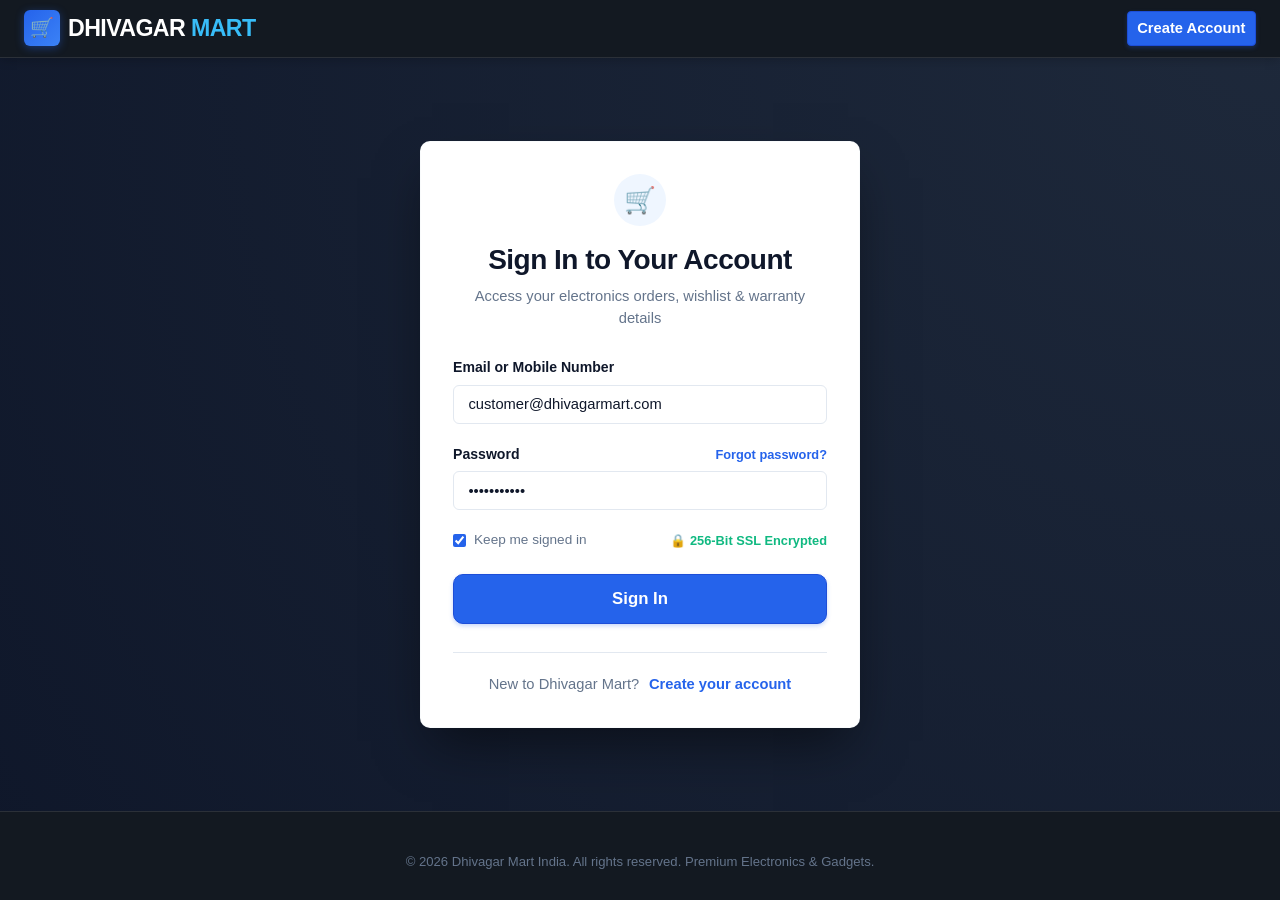
<file: frontend/admin.html>
<!DOCTYPE html>
<html lang="en">
<head>
  <meta charset="UTF-8">
  <meta name="viewport" content="width=device-width, initial-scale=1.0">
  <title>Admin Center - Dhivagar Mart</title>
  <link rel="stylesheet" href="css/style.css">
  <script>
    window.skipAutoAuthCheck = true;
  </script>
</head>
<body>

  <!-- Top Navigation -->
  <header>
    <div class="nav-container">
      <a href="index.html" class="brand">
        <span class="logo-icon">🛒</span>
        <span>Dhivagar <span class="brand-tech">Mart</span></span>
      </a>
      <ul class="nav-links">
        <li><a href="index.html">Home</a></li>
        <li><a href="products.html">Browse Store</a></li>
      </ul>
      <ul class="nav-links" id="nav-auth-container"></ul>
    </div>
  </header>

  <main class="container">
    <div style="margin-bottom:2rem;">
      <h1 style="font-size:2rem; font-weight:800; color:var(--secondary); letter-spacing:-0.5px;">
        🛡️ System Administration & Governance
      </h1>
      <p style="color:var(--text-muted); font-size:0.95rem;">
        Marketplace telemetry, user directories, catalog moderation, and financial audits
      </p>
    </div>

    <!-- Metrics Cards Grid -->
    <div style="display:grid; grid-template-columns:repeat(auto-fit, minmax(220px, 1fr)); gap:1.5rem; margin-bottom:3rem;">
      <div class="form-card" style="margin:0; padding:1.5rem; text-align:center; box-shadow:var(--shadow-sm);">
        <span style="font-size:0.85rem; color:var(--text-muted); font-weight:700; text-transform:uppercase; letter-spacing:0.5px;">Registered Users</span>
        <div id="stat-users" style="font-size:2.2rem; font-weight:900; color:var(--primary); margin-top:0.4rem;">-</div>
        <div style="font-size:0.8rem; color:var(--text-muted); margin-top:0.2rem;">
          Buyers: <strong id="stat-buyers">-</strong> | Sellers: <strong id="stat-sellers">-</strong>
        </div>
      </div>
      <div class="form-card" style="margin:0; padding:1.5rem; text-align:center; box-shadow:var(--shadow-sm);">
        <span style="font-size:0.85rem; color:var(--text-muted); font-weight:700; text-transform:uppercase; letter-spacing:0.5px;">Active Tech Listings</span>
        <div id="stat-products" style="font-size:2.2rem; font-weight:900; color:#0284c7; margin-top:0.4rem;">-</div>
      </div>
      <div class="form-card" style="margin:0; padding:1.5rem; text-align:center; box-shadow:var(--shadow-sm);">
        <span style="font-size:0.85rem; color:var(--text-muted); font-weight:700; text-transform:uppercase; letter-spacing:0.5px;">Total Orders</span>
        <div id="stat-orders" style="font-size:2.2rem; font-weight:900; color:#f59e0b; margin-top:0.4rem;">-</div>
      </div>
      <div class="form-card" style="margin:0; padding:1.5rem; text-align:center; box-shadow:var(--shadow-sm);">
        <span style="font-size:0.85rem; color:var(--text-muted); font-weight:700; text-transform:uppercase; letter-spacing:0.5px;">Gross Revenue</span>
        <div id="stat-revenue" style="font-size:2.2rem; font-weight:900; color:#10b981; margin-top:0.4rem;">-</div>
      </div>
    </div>

    <!-- Users Management -->
    <section style="margin-bottom:3rem;">
      <h2 style="font-size:1.3rem; font-weight:700; margin-bottom:1rem; color:var(--secondary);">
        👥 User Directory & Roles
      </h2>
      <div style="overflow-x:auto;">
        <table>
          <thead>
            <tr>
              <th>ID</th>
              <th>Name</th>
              <th>Email</th>
              <th>Role</th>
              <th>Registered At</th>
            </tr>
          </thead>
          <tbody id="admin-users-table">
            <tr><td colspan="5" style="text-align:center;">Loading users...</td></tr>
          </tbody>
        </table>
      </div>
    </section>

    <!-- Catalog Moderation -->
    <section style="margin-bottom:3rem;">
      <h2 style="font-size:1.3rem; font-weight:700; margin-bottom:1rem; color:var(--secondary);">
        📦 Tech Catalog Moderation
      </h2>
      <div style="overflow-x:auto;">
        <table>
          <thead>
            <tr>
              <th>ID</th>
              <th>Seller</th>
              <th>Product Name</th>
              <th>Category</th>
              <th>Price</th>
              <th>Stock</th>
              <th>Moderation</th>
            </tr>
          </thead>
          <tbody id="admin-products-table">
            <tr><td colspan="7" style="text-align:center;">Loading catalog listings...</td></tr>
          </tbody>
        </table>
      </div>
    </section>

    <!-- All Orders -->
    <section>
      <h2 style="font-size:1.3rem; font-weight:700; margin-bottom:1rem; color:var(--secondary);">
        📑 Global Order Monitor
      </h2>
      <div style="overflow-x:auto;">
        <table>
          <thead>
            <tr>
              <th>Order ID</th>
              <th>Buyer</th>
              <th>Total Amount</th>
              <th>Status</th>
              <th>Date Placed</th>
            </tr>
          </thead>
          <tbody id="admin-orders-table">
            <tr><td colspan="5" style="text-align:center;">Loading orders...</td></tr>
          </tbody>
        </table>
      </div>
    </section>
  </main>

  <footer>
    <p>© 2026 Dhivagar Mart. All rights reserved. Native C++20 • Drogon • PostgreSQL</p>
  </footer>

  <script src="js/api.js"></script>
  <script src="js/auth.js"></script>
  <script src="js/admin.js"></script>
  <script>
    document.addEventListener('DOMContentLoaded', async () => {
      const user = await requireAuth(['ADMIN']);
      if (user) {
        initAdminDashboard();
      }
    });
  </script>
</body>
</html>
</file>
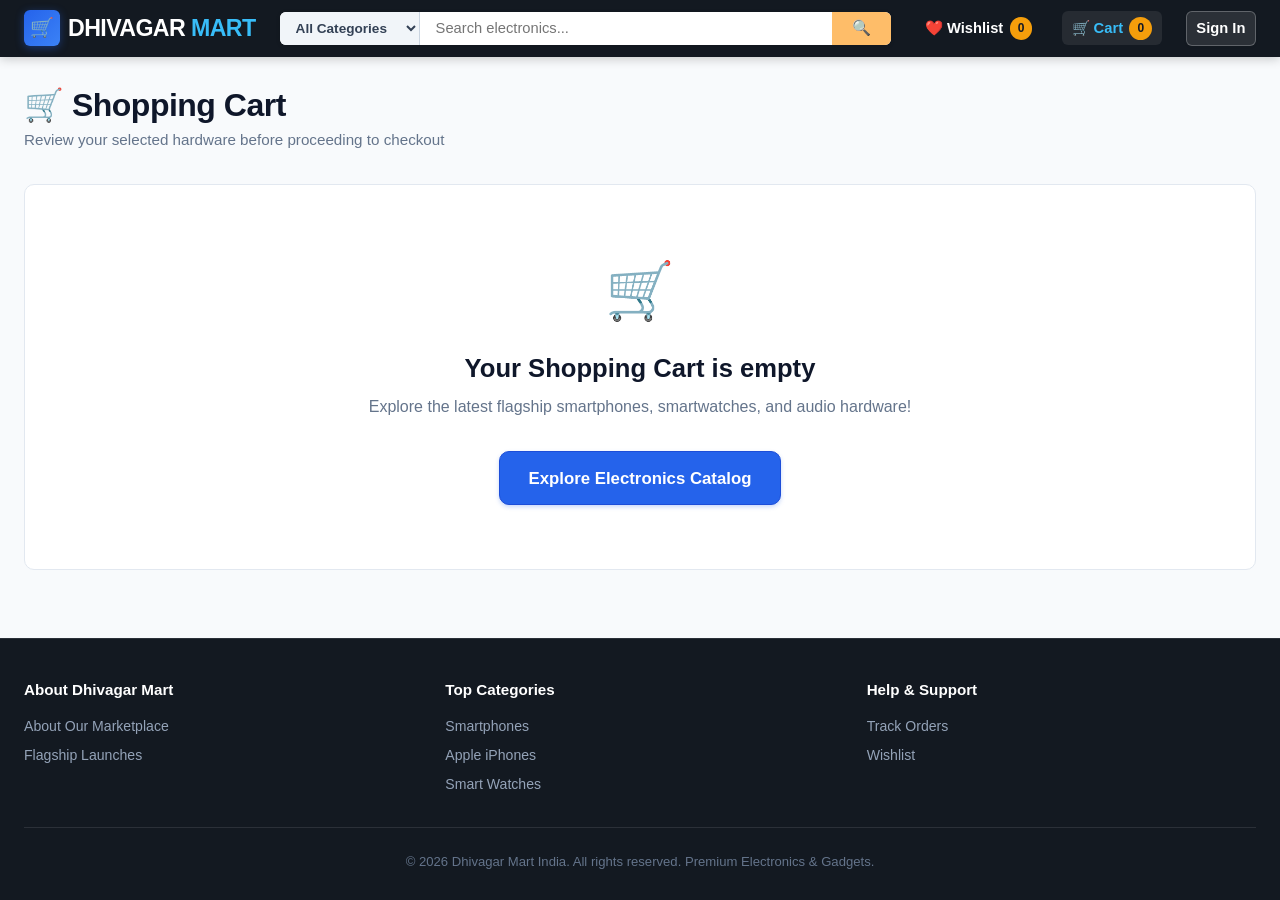
<file: frontend/cart.html>
<!DOCTYPE html>
<html lang="en">
<head>
  <meta charset="UTF-8">
  <meta name="viewport" content="width=device-width, initial-scale=1.0">
  <title>Shopping Cart - Dhivagar Mart Electronics</title>
  <link rel="stylesheet" href="css/style.css">
  <script>
    window.skipAutoAuthCheck = true;
  </script>
</head>
<body>

  <!-- Top Navigation -->
  <header>
    <div class="nav-container">
      <a href="index.html" class="brand">
        <span class="logo-icon">🛒</span>
        <span>DHIVAGAR <span class="brand-tech">MART</span></span>
      </a>

      <!-- Search Bar -->
      <form class="nav-search-bar" onsubmit="handleSearch(event)">
        <select id="search-category-select" class="nav-search-category">
          <option value="All">All Categories</option>
          <option value="Smartphones">Smartphones</option>
          <option value="Apple iPhones">Apple iPhones</option>
          <option value="Smart Watches">Smart Watches</option>
          <option value="Wireless Earbuds">Wireless Earbuds</option>
        </select>
        <input type="text" id="nav-search-input" placeholder="Search electronics...">
        <button type="submit">🔍</button>
      </form>

      <ul class="nav-links">
        <li>
          <a href="wishlist.html">
            ❤️ Wishlist <span id="wishlist-badge" class="badge">0</span>
          </a>
        </li>
        <li>
          <a href="cart.html" class="active">
            🛒 Cart <span id="cart-badge" class="badge">0</span>
          </a>
        </li>
      </ul>

      <ul class="nav-links" id="nav-auth-container">
        <li><a href="login.html" class="btn btn-secondary btn-sm" style="background:rgba(255,255,255,0.1); color:#ffffff; border-color:rgba(255,255,255,0.25);">Sign In</a></li>
      </ul>
    </div>
  </header>

  <main class="container">
    <div style="margin-bottom: 2rem;">
      <h1 style="font-size:2rem; font-weight:800; color:var(--secondary); letter-spacing:-0.5px;">
        🛒 Shopping Cart
      </h1>
      <p style="color:var(--text-muted); font-size:0.95rem;">
        Review your selected hardware before proceeding to checkout
      </p>
    </div>

    <div id="cart-container">
      <div style="text-align:center; padding:3rem; color:var(--text-muted);">
        <span style="font-size:2rem;">⏳</span><br>Loading cart items...
      </div>
    </div>
  </main>

  <footer>
    <div class="footer-container">
      <div class="footer-col">
        <h4>About Dhivagar Mart</h4>
        <ul>
          <li><a href="about.html">About Our Marketplace</a></li>
          <li><a href="products.html">Flagship Launches</a></li>
        </ul>
      </div>
      <div class="footer-col">
        <h4>Top Categories</h4>
        <ul>
          <li><a href="products.html?category=Smartphones">Smartphones</a></li>
          <li><a href="products.html?category=Apple%20iPhones">Apple iPhones</a></li>
          <li><a href="products.html?category=Smart%20Watches">Smart Watches</a></li>
        </ul>
      </div>
      <div class="footer-col">
        <h4>Help & Support</h4>
        <ul>
          <li><a href="orders.html">Track Orders</a></li>
          <li><a href="wishlist.html">Wishlist</a></li>
        </ul>
      </div>
    </div>
    <div class="footer-bottom">
      <p>© 2026 Dhivagar Mart India. All rights reserved. Premium Electronics & Gadgets.</p>
    </div>
  </footer>

  <script src="js/api.js"></script>
  <script src="js/auth.js"></script>
  <script src="js/cart.js"></script>
  <script>
    function handleSearch(e) {
      if (e) e.preventDefault();
      const term = document.getElementById('nav-search-input')?.value.trim() || '';
      const cat = document.getElementById('search-category-select')?.value || 'All';
      window.location.href = `products.html?category=${encodeURIComponent(cat)}&search=${encodeURIComponent(term)}`;
    }

    document.addEventListener('DOMContentLoaded', async () => {
      await checkAuthState();
      loadCartPage();
    });
  </script>
</body>
</html>
</file>
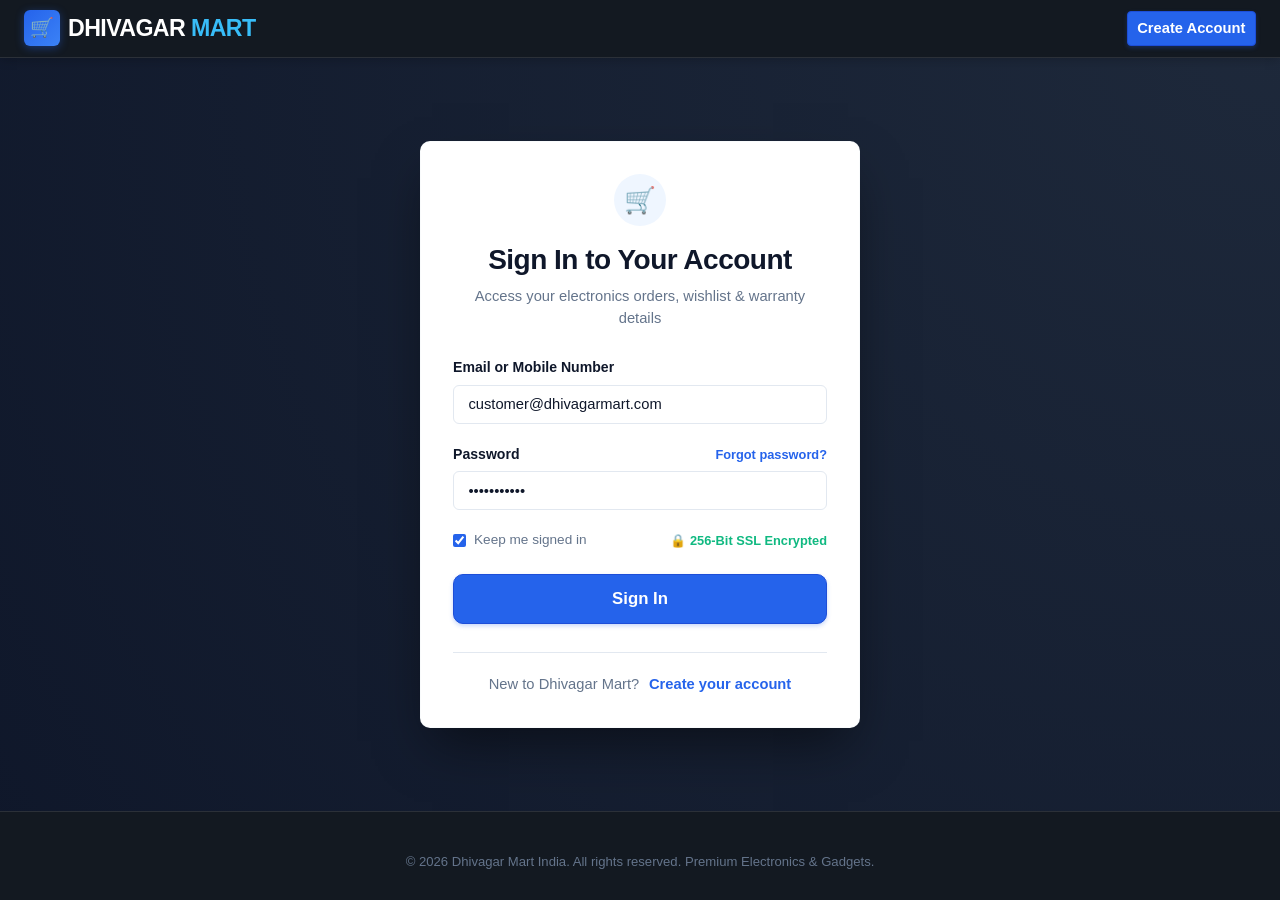
<file: frontend/login.html>
<!DOCTYPE html>
<html lang="en">
<head>
  <meta charset="UTF-8">
  <meta name="viewport" content="width=device-width, initial-scale=1.0">
  <title>Sign In - Dhivagar Mart Electronics</title>
  <link rel="stylesheet" href="css/style.css">
  <script>
    window.skipAutoAuthCheck = true;
  </script>
  <script src="js/api.js"></script>
  <script src="js/auth.js"></script>
</head>
<body style="background: radial-gradient(circle at top right, #1e293b 0%, #0f172a 100%); min-height: 100vh;">

  <!-- Header -->
  <header style="background: #131921; border-bottom: 1px solid rgba(255, 255, 255, 0.1);">
    <div class="nav-container">
      <a href="index.html" class="brand">
        <span class="logo-icon">🛒</span>
        <span>DHIVAGAR <span class="brand-tech">MART</span></span>
      </a>
      <ul class="nav-links">
        <li>
          <a href="register.html" class="btn btn-primary btn-sm" style="border-radius:4px;">
            Create Account
          </a>
        </li>
      </ul>
    </div>
  </header>

  <!-- Login Form Container -->
  <main class="auth-wrapper" style="display:flex; justify-content:center; align-items:center; padding:3rem 1.5rem; flex:1;">
    <div class="form-card" style="box-shadow: 0 25px 50px -12px rgba(0, 0, 0, 0.5); border: 1px solid rgba(226, 232, 240, 0.2); max-width:440px; width:100%; border-radius:var(--radius-md);">
      <div style="text-align: center; margin-bottom: 1.75rem;">
        <div style="width: 52px; height: 52px; background: #eff6ff; color: #2563eb; border-radius: 50%; display: inline-flex; align-items: center; justify-content: center; font-size: 1.6rem; margin-bottom: 0.8rem;">
          🛒
        </div>
        <h1 style="font-size: 1.75rem; font-weight: 800; color: var(--secondary); letter-spacing: -0.5px;">Sign In to Your Account</h1>
        <p style="color: var(--text-muted); font-size: 0.92rem; margin-top: 0.25rem;">
          Access your electronics orders, wishlist & warranty details
        </p>
      </div>

      <!-- Error Banner -->
      <div id="login-error" style="display: none; background: var(--danger-light); color: var(--danger); padding: 0.75rem 1rem; border-radius: var(--radius-sm); margin-bottom: 1.25rem; font-size: 0.9rem; border: 1px solid #fecaca; font-weight: 500;"></div>

      <form id="login-form" onsubmit="handleLoginSubmit(event)">
        <div class="form-group">
          <label for="email">Email or Mobile Number</label>
          <input type="email" id="email" class="form-control" placeholder="e.g. name@example.com" value="customer@dhivagarmart.com" required autocomplete="email">
        </div>

        <div class="form-group">
          <div style="display:flex; justify-content:space-between; align-items:center; margin-bottom:0.4rem;">
            <label for="password" style="margin-bottom:0;">Password</label>
            <a href="javascript:void(0)" onclick="openForgotModal()" style="font-size:0.8rem; color:var(--primary); font-weight:600; text-decoration:none;">
              Forgot password?
            </a>
          </div>
          <input type="password" id="password" class="form-control" placeholder="••••••••" value="password123" required autocomplete="current-password">
        </div>

        <div style="display: flex; align-items: center; justify-content: space-between; margin-bottom: 1.5rem;">
          <label style="display: flex; align-items: center; gap: 0.5rem; font-size: 0.85rem; color: var(--text-muted); cursor: pointer;">
            <input type="checkbox" id="remember-me" checked style="accent-color: var(--primary); cursor: pointer;">
            Keep me signed in
          </label>
          <span style="font-size: 0.8rem; color: #10b981; font-weight: 600;">🔒 256-Bit SSL Encrypted</span>
        </div>

        <button type="submit" id="login-btn" class="btn btn-primary btn-lg" style="width: 100%; font-weight: 700;">
          Sign In
        </button>
      </form>

      <!-- Register Link -->
      <div style="text-align: center; margin-top: 1.75rem; padding-top: 1.25rem; border-top: 1px solid var(--border-color); font-size: 0.92rem; color: var(--text-muted);">
        New to Dhivagar Mart?
        <a href="register.html" style="color: var(--primary); font-weight: 700; text-decoration: none; margin-left: 0.35rem;">
          Create your account
        </a>
      </div>
    </div>
  </main>

  <!-- Forgot Password Modal -->
  <div id="forgot-modal" class="modal-overlay" style="display: none;">
    <div class="form-card" style="margin: 0; max-width: 440px; padding: 2rem;">
      <div style="display: flex; justify-content: space-between; align-items: center; margin-bottom: 1rem;">
        <h3 style="font-size: 1.25rem; font-weight: 800; color: var(--secondary);">Reset Password</h3>
        <button onclick="closeForgotModal()" style="background: none; border: none; font-size: 1.4rem; cursor: pointer; color: var(--text-muted);">✕</button>
      </div>
      <p style="font-size: 0.9rem; color: var(--text-muted); margin-bottom: 1.25rem; line-height: 1.5;">
        Enter your registered email address to receive password reset instructions.
      </p>
      <div class="form-group">
        <label for="reset-email">Email Address</label>
        <input type="email" id="reset-email" class="form-control" placeholder="name@example.com">
      </div>
      <button onclick="handlePasswordResetRequest()" class="btn btn-primary" style="width: 100%; font-weight:700;">
        Send Password Reset Link
      </button>
    </div>
  </div>

  <footer>
    <div class="footer-bottom" style="border:none; padding:0;">
      <p>© 2026 Dhivagar Mart India. All rights reserved. Premium Electronics & Gadgets.</p>
    </div>
  </footer>

  <script>
    function handlePasswordResetRequest() {
      const email = document.getElementById('reset-email')?.value.trim();
      if (!email) {
        alert('Please enter your email address.');
        return;
      }
      alert('Password reset link has been dispatched to ' + email);
      closeForgotModal();
    }

    function openForgotModal() {
      document.getElementById('forgot-modal').style.display = 'flex';
    }

    function closeForgotModal() {
      document.getElementById('forgot-modal').style.display = 'none';
    }

    async function handleLoginSubmit(e) {
      e.preventDefault();
      const email = document.getElementById('email').value.trim();
      const password = document.getElementById('password').value;
      const errorDiv = document.getElementById('login-error');
      const submitBtn = document.getElementById('login-btn');

      errorDiv.style.display = 'none';
      submitBtn.disabled = true;
      submitBtn.textContent = 'Verifying credentials...';

      try {
        await api.login({ email, password });
        window.location.href = 'index.html';
      } catch (err) {
        errorDiv.innerHTML = `
          <div style="font-weight:600; margin-bottom:0.4rem;">${err.message || 'Invalid credentials. Please try again.'}</div>
          <div style="margin-top:0.6rem;">
            <a href="index.html" class="btn btn-secondary btn-sm" style="background:#ffffff; color:#0f172a; border:1px solid #cbd5e1; font-weight:700; text-decoration:none; display:inline-block; padding:0.4rem 0.8rem;">
              Continue to Store as Guest →
            </a>
          </div>
        `;
        errorDiv.style.display = 'block';
        submitBtn.disabled = false;
        submitBtn.textContent = 'Sign In';
      }
    }
  </script>
</body>
</html>
</file>
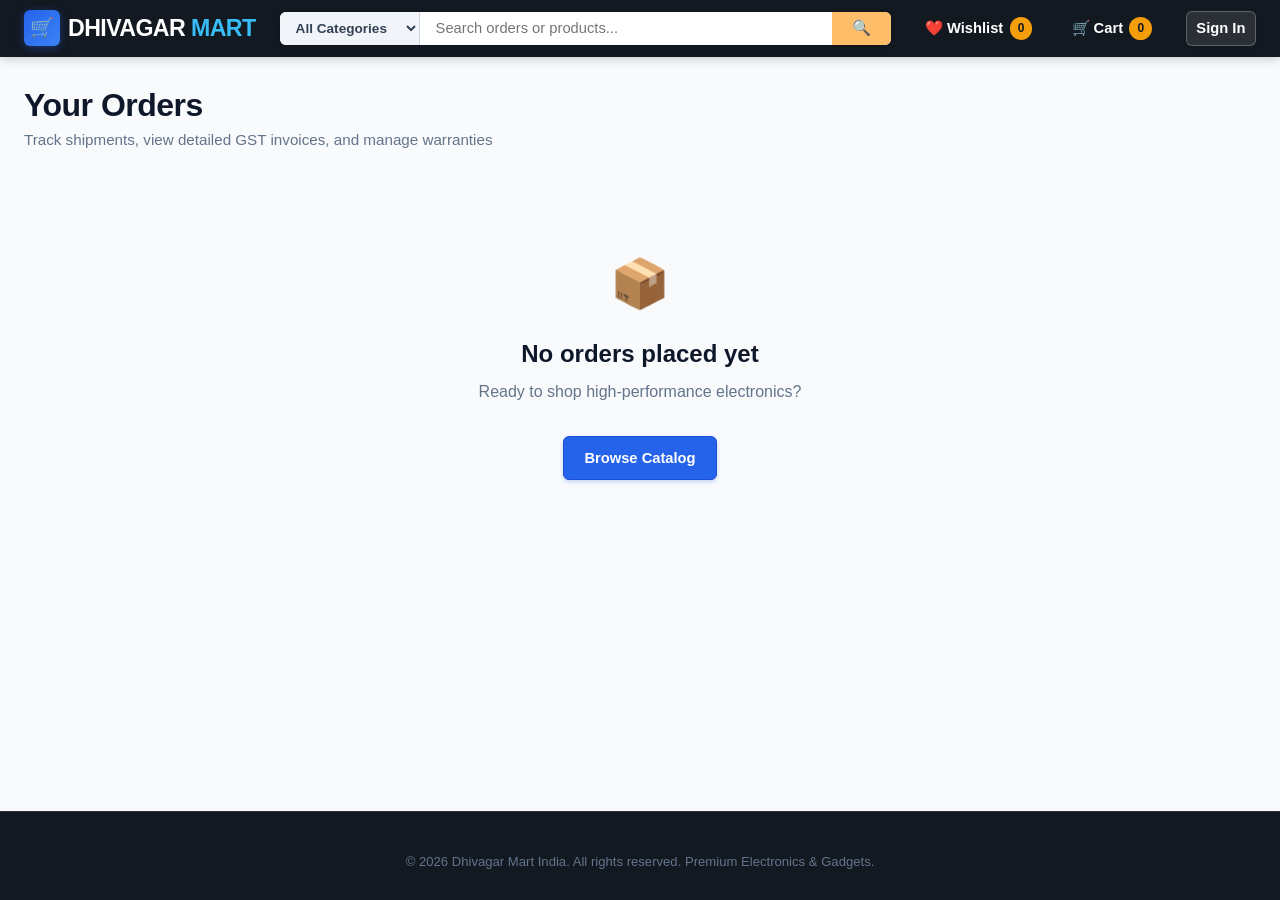
<file: frontend/orders.html>
<!DOCTYPE html>
<html lang="en">
<head>
  <meta charset="UTF-8">
  <meta name="viewport" content="width=device-width, initial-scale=1.0">
  <title>Your Orders - Dhivagar Mart Electronics</title>
  <link rel="stylesheet" href="css/style.css">
  <script>
    window.skipAutoAuthCheck = true;
  </script>
</head>
<body>

  <!-- Top Navigation -->
  <header>
    <div class="nav-container">
      <a href="index.html" class="brand">
        <span class="logo-icon">🛒</span>
        <span>DHIVAGAR <span class="brand-tech">MART</span></span>
      </a>

      <!-- Search Bar -->
      <form class="nav-search-bar" onsubmit="handleSearch(event)">
        <select id="search-category-select" class="nav-search-category">
          <option value="All">All Categories</option>
          <option value="Smartphones">Smartphones</option>
          <option value="Apple iPhones">Apple iPhones</option>
          <option value="Smart Watches">Smart Watches</option>
          <option value="Wireless Earbuds">Wireless Earbuds</option>
        </select>
        <input type="text" id="nav-search-input" placeholder="Search orders or products...">
        <button type="submit">🔍</button>
      </form>

      <ul class="nav-links">
        <li>
          <a href="wishlist.html">
            ❤️ Wishlist <span id="wishlist-badge" class="badge">0</span>
          </a>
        </li>
        <li>
          <a href="cart.html">
            🛒 Cart <span id="cart-badge" class="badge">0</span>
          </a>
        </li>
      </ul>

      <ul class="nav-links" id="nav-auth-container"></ul>
    </div>
  </header>

  <main class="container">
    <div style="margin-bottom: 2rem;">
      <h1 style="font-size:2rem; font-weight:800; color:var(--secondary); letter-spacing:-0.5px;">
        Your Orders
      </h1>
      <p style="color:var(--text-muted); font-size:0.95rem;">
        Track shipments, view detailed GST invoices, and manage warranties
      </p>
    </div>

    <div id="orders-container">
      <p style="color:var(--text-muted); text-align:center; padding:3rem;">
        <span style="font-size:2rem;">⏳</span><br>Loading your orders...
      </p>
    </div>
  </main>

  <!-- Order Details Modal -->
  <div id="order-details-modal" class="modal-overlay" style="display:none;">
    <div class="form-card" style="margin:0; width:92%; max-width:640px; box-shadow:var(--shadow-xl); max-height:90vh; overflow-y:auto;">
      <div style="display:flex; justify-content:space-between; align-items:center; margin-bottom:1.2rem; border-bottom:1px solid var(--border-color); padding-bottom:0.8rem;">
        <h2 id="modal-order-title" style="font-size:1.3rem; font-weight:800; color:var(--secondary);">Order Invoice & Summary</h2>
        <button onclick="closeOrderModal()" style="background:none; border:none; font-size:1.4rem; cursor:pointer;">✕</button>
      </div>
      <div id="modal-order-content"></div>
    </div>
  </div>

  <footer>
    <div class="footer-bottom" style="border:none; padding:0;">
      <p>© 2026 Dhivagar Mart India. All rights reserved. Premium Electronics & Gadgets.</p>
    </div>
  </footer>

  <script src="js/api.js"></script>
  <script src="js/auth.js"></script>
  <script src="js/orders.js"></script>
  <script>
    function handleSearch(e) {
      if (e) e.preventDefault();
      const term = document.getElementById('nav-search-input')?.value.trim() || '';
      window.location.href = `products.html?search=${encodeURIComponent(term)}`;
    }

    document.addEventListener('DOMContentLoaded', async () => {
      await checkAuthState();
      loadOrders();
      updateWishlistCount();
    });
  </script>
</body>
</html>
</file>
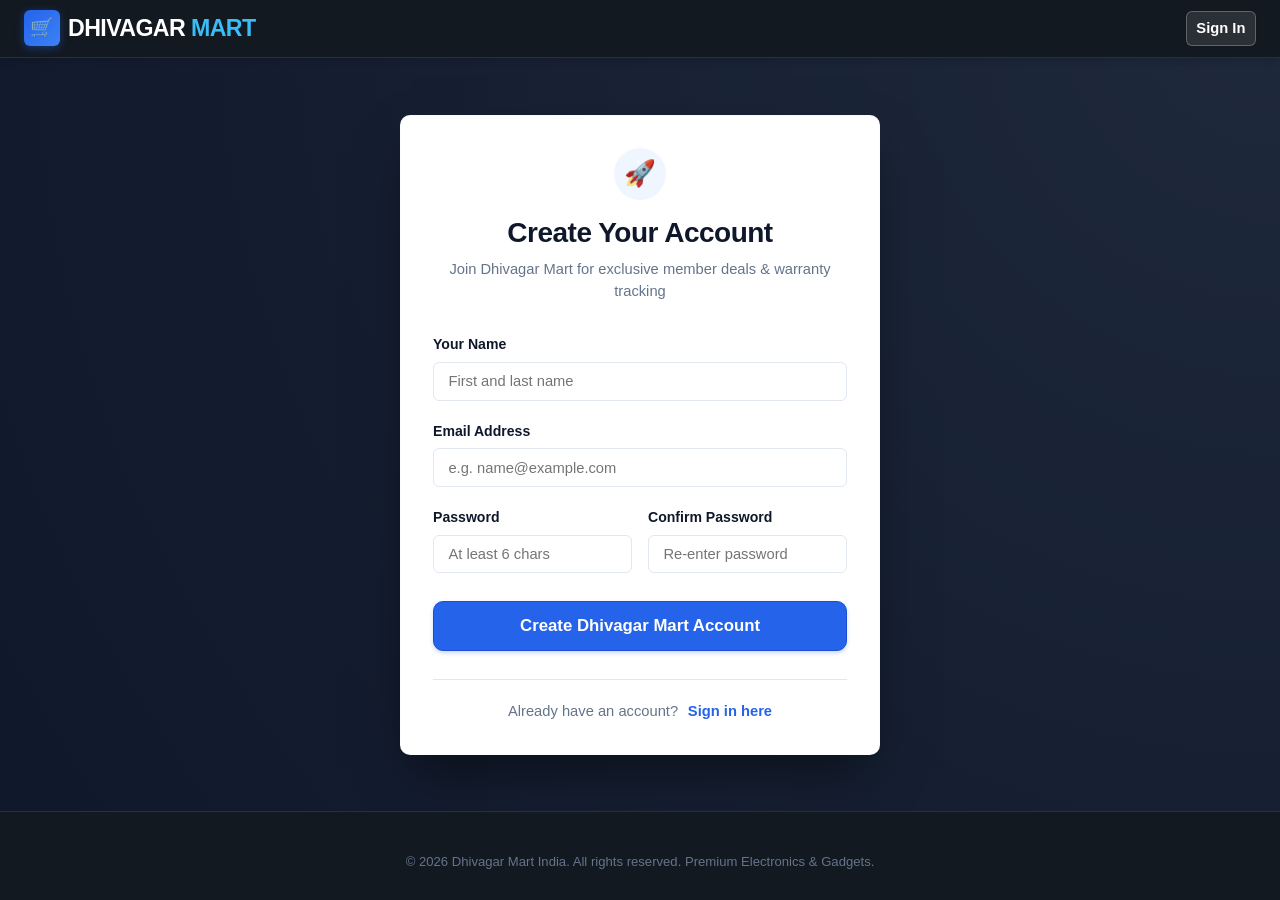
<file: frontend/register.html>
<!DOCTYPE html>
<html lang="en">
<head>
  <meta charset="UTF-8">
  <meta name="viewport" content="width=device-width, initial-scale=1.0">
  <title>Create Account - Dhivagar Mart Electronics</title>
  <link rel="stylesheet" href="css/style.css">
  <script>
    window.skipAutoAuthCheck = true;
  </script>
  <script src="js/api.js"></script>
  <script src="js/auth.js"></script>
</head>
<body style="background: radial-gradient(circle at top right, #1e293b 0%, #0f172a 100%); min-height: 100vh;">

  <!-- Header -->
  <header style="background: #131921; border-bottom: 1px solid rgba(255, 255, 255, 0.1);">
    <div class="nav-container">
      <a href="index.html" class="brand">
        <span class="logo-icon">🛒</span>
        <span>DHIVAGAR <span class="brand-tech">MART</span></span>
      </a>
      <ul class="nav-links">
        <li>
          <a href="login.html" class="btn btn-secondary btn-sm" style="background:rgba(255,255,255,0.1); color:#ffffff; border-color:rgba(255,255,255,0.25);">
            Sign In
          </a>
        </li>
      </ul>
    </div>
  </header>

  <!-- Register Form Container -->
  <main class="auth-wrapper" style="display:flex; justify-content:center; align-items:center; padding:3rem 1.5rem; flex:1;">
    <div class="form-card" style="box-shadow: 0 25px 50px -12px rgba(0, 0, 0, 0.5); border: 1px solid rgba(226, 232, 240, 0.2); max-width: 480px; width:100%; border-radius:var(--radius-md);">
      <div style="text-align: center; margin-bottom: 2rem;">
        <div style="width: 52px; height: 52px; background: #eff6ff; color: #2563eb; border-radius: 50%; display: inline-flex; align-items: center; justify-content: center; font-size: 1.6rem; margin-bottom: 0.8rem;">
          🚀
        </div>
        <h1 style="font-size: 1.75rem; font-weight: 800; color: var(--secondary); letter-spacing: -0.5px;">Create Your Account</h1>
        <p style="color: var(--text-muted); font-size: 0.92rem; margin-top: 0.25rem;">
          Join Dhivagar Mart for exclusive member deals & warranty tracking
        </p>
      </div>

      <!-- Alerts -->
      <div id="register-error" style="display: none; background: var(--danger-light); color: var(--danger); padding: 0.75rem 1rem; border-radius: var(--radius-sm); margin-bottom: 1.25rem; font-size: 0.9rem; border: 1px solid #fecaca; font-weight: 500;"></div>
      <div id="register-success" style="display: none; background: var(--success-light); color: #065f46; padding: 0.85rem 1rem; border-radius: var(--radius-sm); margin-bottom: 1.25rem; font-size: 0.92rem; border: 1px solid #a7f3d0; font-weight: 600;"></div>

      <form id="register-form" onsubmit="handleRegisterSubmit(event)">
        <div class="form-group">
          <label for="name">Your Name</label>
          <input type="text" id="name" class="form-control" placeholder="First and last name" required autocomplete="name">
        </div>

        <div class="form-group">
          <label for="email">Email Address</label>
          <input type="email" id="email" class="form-control" placeholder="e.g. name@example.com" required autocomplete="email">
        </div>

        <div style="display: grid; grid-template-columns: 1fr 1fr; gap: 1rem;">
          <div class="form-group">
            <label for="password">Password</label>
            <input type="password" id="password" class="form-control" placeholder="At least 6 chars" required minlength="6" autocomplete="new-password">
          </div>
          <div class="form-group">
            <label for="confirm-password">Confirm Password</label>
            <input type="password" id="confirm-password" class="form-control" placeholder="Re-enter password" required minlength="6" autocomplete="new-password">
          </div>
        </div>

        <button type="submit" id="reg-btn" class="btn btn-primary btn-lg" style="width: 100%; margin-top: 0.5rem; font-weight: 700;">
          Create Dhivagar Mart Account
        </button>
      </form>

      <!-- Return to Login Link -->
      <div style="text-align: center; margin-top: 1.75rem; padding-top: 1.25rem; border-top: 1px solid var(--border-color); font-size: 0.92rem; color: var(--text-muted);">
        Already have an account?
        <a href="login.html" style="color: var(--primary); font-weight: 700; text-decoration: none; margin-left: 0.35rem;">
          Sign in here
        </a>
      </div>
    </div>
  </main>

  <footer>
    <div class="footer-bottom" style="border:none; padding:0;">
      <p>© 2026 Dhivagar Mart India. All rights reserved. Premium Electronics & Gadgets.</p>
    </div>
  </footer>

  <script>
    async function handleRegisterSubmit(e) {
      e.preventDefault();
      const name = document.getElementById('name').value.trim();
      const email = document.getElementById('email').value.trim();
      const password = document.getElementById('password').value;
      const confirmPassword = document.getElementById('confirm-password').value;

      const errorDiv = document.getElementById('register-error');
      const successDiv = document.getElementById('register-success');
      const btn = document.getElementById('reg-btn');

      errorDiv.style.display = 'none';
      successDiv.style.display = 'none';

      if (password !== confirmPassword) {
        errorDiv.textContent = 'Passwords do not match. Please verify your password entry.';
        errorDiv.style.display = 'block';
        return;
      }

      btn.disabled = true;
      btn.textContent = 'Creating account...';

      try {
        await api.register({ name, email, password, role: 'BUYER' });
        successDiv.textContent = 'Account created successfully! Redirecting...';
        successDiv.style.display = 'block';
        setTimeout(() => {
          window.location.href = 'index.html';
        }, 1000);
      } catch (err) {
        errorDiv.innerHTML = `
          <div style="font-weight:600; margin-bottom:0.4rem;">${err.message || 'Registration failed.'}</div>
          <div style="margin-top:0.6rem;">
            <a href="index.html" class="btn btn-secondary btn-sm" style="background:#ffffff; color:#0f172a; border:1px solid #cbd5e1; font-weight:700; text-decoration:none; display:inline-block; padding:0.4rem 0.8rem;">
              Continue to Store as Guest →
            </a>
          </div>
        `;
        errorDiv.style.display = 'block';
        btn.disabled = false;
        btn.textContent = 'Create Dhivagar Mart Account';
      }
    }
  </script>
</body>
</html>
</file>
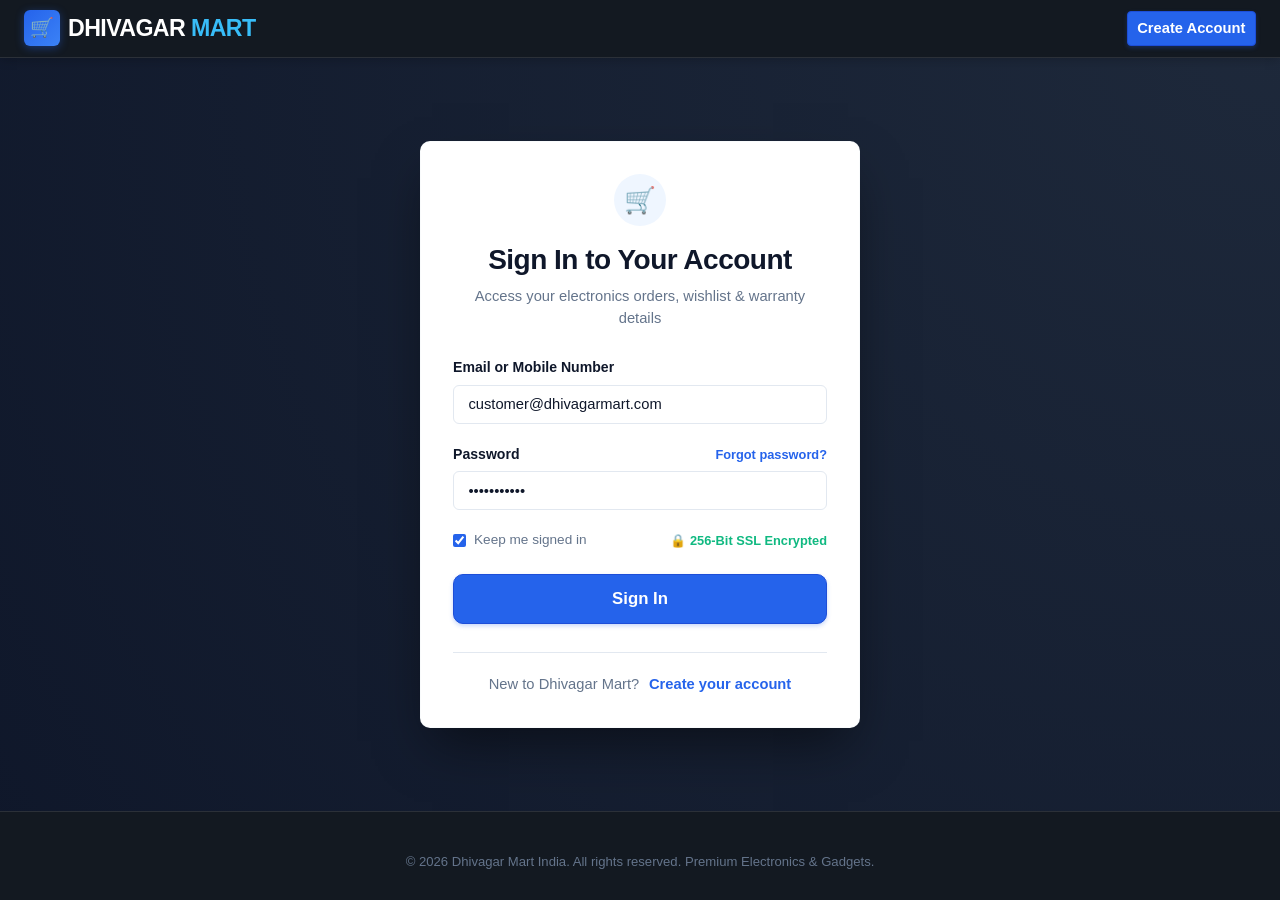
<file: frontend/seller.html>
<!DOCTYPE html>
<html lang="en">
<head>
  <meta charset="UTF-8">
  <meta name="viewport" content="width=device-width, initial-scale=1.0">
  <title>Seller Portal - Dhivagar Mart</title>
  <link rel="stylesheet" href="css/style.css">
  <script>
    window.skipAutoAuthCheck = true;
  </script>
</head>
<body>

  <!-- Top Navigation -->
  <header>
    <div class="nav-container">
      <a href="index.html" class="brand">
        <span class="logo-icon">🛒</span>
        <span>Dhivagar <span class="brand-tech">Mart</span></span>
      </a>
      <ul class="nav-links">
        <li><a href="index.html">Home</a></li>
        <li><a href="products.html">Browse Store</a></li>
      </ul>
      <ul class="nav-links" id="nav-auth-container"></ul>
    </div>
  </header>

  <main class="container">
    <div style="display:flex; justify-content:space-between; align-items:center; flex-wrap:wrap; gap:1rem; margin-bottom:2rem;">
      <div>
        <h1 style="font-size:2rem; font-weight:800; color:var(--secondary); letter-spacing:-0.5px;">
          🏪 Electronics Merchant Dashboard
        </h1>
        <p style="color:var(--text-muted); font-size:0.95rem;">
          Manage your tech catalog listings, pricing, inventory stock, and buyer orders
        </p>
      </div>
      <button onclick="openAddModal()" class="btn btn-primary" style="font-weight:700;">
        + Add Tech Product
      </button>
    </div>

    <!-- Real PostgreSQL Sales Telemetry Summary -->
    <div style="display:grid; grid-template-columns:repeat(auto-fit, minmax(200px, 1fr)); gap:1.25rem; margin-bottom:2.5rem;">
      <div class="form-card" style="margin:0; max-width:none; padding:1.25rem; box-shadow:var(--shadow-sm); border-left:4px solid var(--primary);">
        <div style="font-size:0.82rem; color:var(--text-muted); font-weight:700; text-transform:uppercase;">Active Listings</div>
        <div id="seller-stat-products" style="font-size:1.8rem; font-weight:800; color:var(--secondary); margin-top:0.3rem;">...</div>
      </div>
      <div class="form-card" style="margin:0; max-width:none; padding:1.25rem; box-shadow:var(--shadow-sm); border-left:4px solid #10b981;">
        <div style="font-size:0.82rem; color:var(--text-muted); font-weight:700; text-transform:uppercase;">Customer Orders</div>
        <div id="seller-stat-orders" style="font-size:1.8rem; font-weight:800; color:var(--secondary); margin-top:0.3rem;">...</div>
      </div>
      <div class="form-card" style="margin:0; max-width:none; padding:1.25rem; box-shadow:var(--shadow-sm); border-left:4px solid #f59e0b;">
        <div style="font-size:0.82rem; color:var(--text-muted); font-weight:700; text-transform:uppercase;">Hardware Units Sold</div>
        <div id="seller-stat-sold" style="font-size:1.8rem; font-weight:800; color:var(--secondary); margin-top:0.3rem;">...</div>
      </div>
      <div class="form-card" style="margin:0; max-width:none; padding:1.25rem; box-shadow:var(--shadow-sm); border-left:4px solid #8b5cf6;">
        <div style="font-size:0.82rem; color:var(--text-muted); font-weight:700; text-transform:uppercase;">Store Revenue</div>
        <div id="seller-stat-revenue" style="font-size:1.8rem; font-weight:800; color:var(--primary); margin-top:0.3rem;">...</div>
      </div>
    </div>

    <!-- Product Inventory Section -->
    <section style="margin-bottom:3rem;">
      <h2 style="font-size:1.3rem; font-weight:700; margin-bottom:1rem; color:var(--secondary);">
        📦 Store Inventory & Listings
      </h2>
      <div style="overflow-x:auto;">
        <table>
          <thead>
            <tr>
              <th>ID</th>
              <th>Product Hardware</th>
              <th>Category</th>
              <th>Price</th>
              <th>Stock Status</th>
              <th>Actions</th>
            </tr>
          </thead>
          <tbody id="seller-products-table">
            <tr><td colspan="6" style="text-align:center;">Loading products...</td></tr>
          </tbody>
        </table>
      </div>
    </section>

    <!-- Incoming Orders Section -->
    <section>
      <h2 style="font-size:1.3rem; font-weight:700; margin-bottom:1rem; color:var(--secondary);">
        📑 Incoming Customer Orders
      </h2>
      <div style="overflow-x:auto;">
        <table>
          <thead>
            <tr>
              <th>Order ID</th>
              <th>Customer</th>
              <th>Total Amount</th>
              <th>Fulfillment Status</th>
              <th>Date Placed</th>
            </tr>
          </thead>
          <tbody id="seller-orders-table">
            <tr><td colspan="5" style="text-align:center;">Loading orders...</td></tr>
          </tbody>
        </table>
      </div>
    </section>
  </main>

  <!-- Add/Edit Product Modal -->
  <div id="product-modal" class="modal-overlay" style="display:none;">
    <div class="form-card" style="margin:0; width:92%; max-width:580px; max-height:90vh; overflow-y:auto;">
      <div style="display:flex; justify-content:space-between; align-items:center; margin-bottom:1.5rem;">
        <h2 id="product-modal-title" style="font-size:1.3rem; font-weight:800; color:var(--secondary);">Add Tech Product</h2>
        <button onclick="closeProductModal()" style="background:none; border:none; font-size:1.4rem; cursor:pointer;">✕</button>
      </div>
      <form id="product-form" onsubmit="handleSaveProduct(event)">
        <input type="hidden" id="product-modal-id">
        <div class="form-group">
          <label for="product-name">Product Name & Model:</label>
          <input type="text" id="product-name" class="form-control" placeholder="e.g. Apple MacBook Air M3 (16GB, 512GB SSD)" required>
        </div>
        <div class="form-group">
          <label for="product-category">Hardware Category:</label>
          <select id="product-category" class="form-control" required style="font-weight:600;">
            <option value="Mobiles">📱 Mobiles</option>
            <option value="Laptops">💻 Laptops</option>
            <option value="Electrical">⚡ Electrical</option>
            <option value="Audio">🎧 Audio</option>
            <option value="Smart Watches">⌚ Smart Watches</option>
            <option value="Gaming">🎮 Gaming</option>
            <option value="Cameras">📷 Cameras</option>
            <option value="Accessories">🔌 Accessories</option>
          </select>
        </div>
        <div style="display:grid; grid-template-columns:1fr 1fr; gap:1rem;">
          <div class="form-group">
            <label for="product-price">Price in INR (₹):</label>
            <input type="number" id="product-price" step="1" min="1" class="form-control" placeholder="49999" required>
          </div>
          <div class="form-group">
            <label for="product-stock">Available Units in Stock:</label>
            <input type="number" id="product-stock" min="0" class="form-control" placeholder="50" required>
          </div>
        </div>
        <div class="form-group">
          <label for="product-desc">Technical Description & Key Specs:</label>
          <textarea id="product-desc" class="form-control" rows="3" placeholder="Provide chipset, memory, battery, and display details..." required></textarea>
        </div>
        <div class="form-group">
          <label for="product-image">Product Image URL:</label>
          <input type="url" id="product-image" class="form-control" placeholder="https://images.unsplash.com/..." required>
        </div>
        <div style="display:flex; justify-content:flex-end; gap:0.8rem; margin-top:1.5rem;">
          <button type="button" onclick="closeProductModal()" class="btn btn-secondary">Cancel</button>
          <button type="submit" class="btn btn-primary" style="font-weight:700;">Save Listing</button>
        </div>
      </form>
    </div>
  </div>

  <footer>
    <p>© 2026 Dhivagar Mart. All rights reserved. Native C++20 • Drogon • PostgreSQL</p>
  </footer>

  <script src="js/api.js"></script>
  <script src="js/auth.js"></script>
  <script src="js/seller.js"></script>
  <script>
    document.addEventListener('DOMContentLoaded', async () => {
      const user = await requireAuth(['SELLER', 'ADMIN']);
      if (user) {
        initSellerDashboard();
      }
    });
  </script>
</body>
</html>
</file>
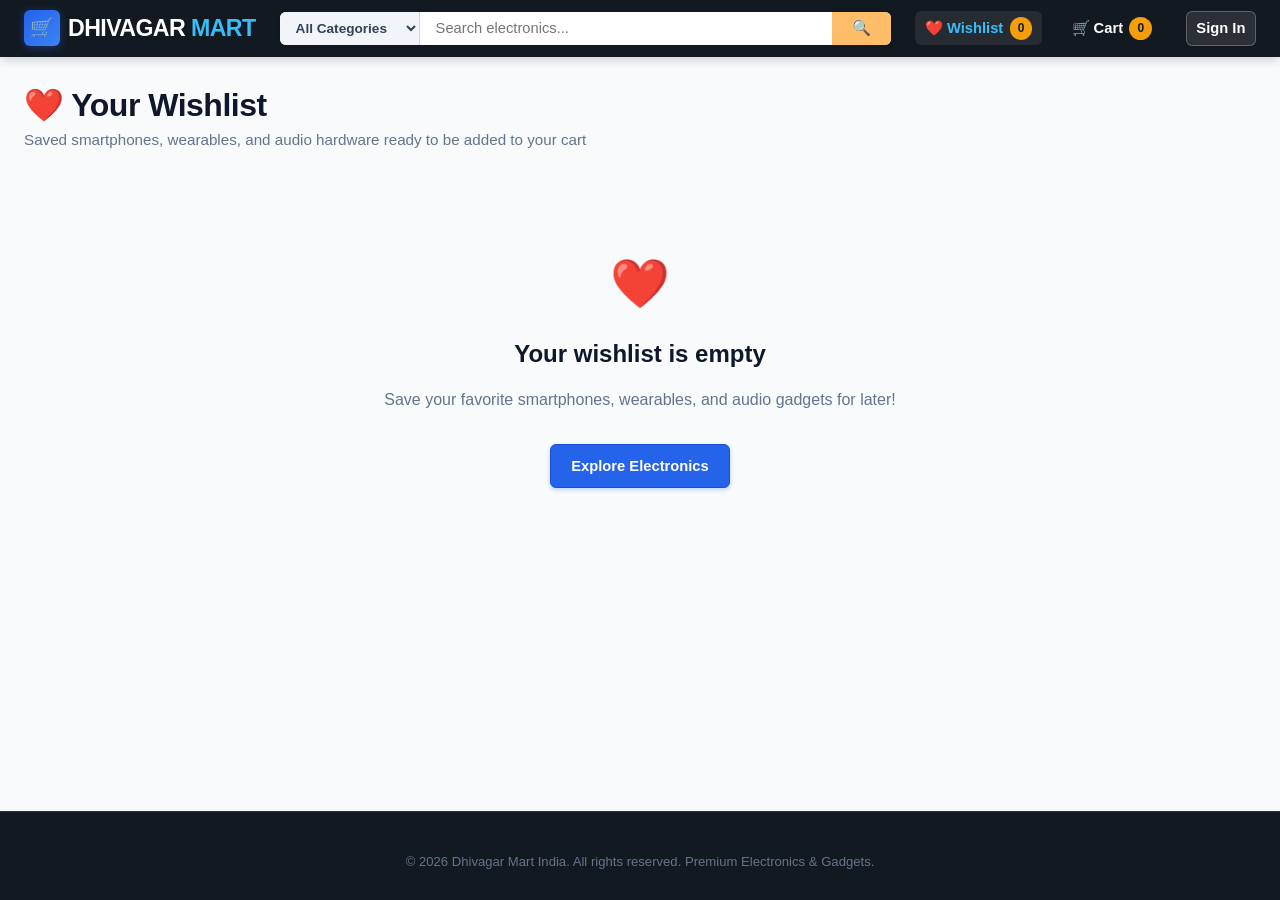
<file: frontend/wishlist.html>
<!DOCTYPE html>
<html lang="en">
<head>
  <meta charset="UTF-8">
  <meta name="viewport" content="width=device-width, initial-scale=1.0">
  <title>Your Wishlist - Dhivagar Mart Electronics</title>
  <link rel="stylesheet" href="css/style.css">
  <script>
    window.skipAutoAuthCheck = true;
  </script>
</head>
<body>

  <!-- Top Navigation -->
  <header>
    <div class="nav-container">
      <a href="index.html" class="brand">
        <span class="logo-icon">🛒</span>
        <span>DHIVAGAR <span class="brand-tech">MART</span></span>
      </a>

      <!-- Search Bar -->
      <form class="nav-search-bar" onsubmit="handleSearch(event)">
        <select id="search-category-select" class="nav-search-category">
          <option value="All">All Categories</option>
          <option value="Smartphones">Smartphones</option>
          <option value="Apple iPhones">Apple iPhones</option>
          <option value="Smart Watches">Smart Watches</option>
          <option value="Wireless Earbuds">Wireless Earbuds</option>
        </select>
        <input type="text" id="nav-search-input" placeholder="Search electronics...">
        <button type="submit">🔍</button>
      </form>

      <ul class="nav-links">
        <li>
          <a href="wishlist.html" class="active">
            ❤️ Wishlist <span id="wishlist-badge" class="badge">0</span>
          </a>
        </li>
        <li>
          <a href="cart.html">
            🛒 Cart <span id="cart-badge" class="badge">0</span>
          </a>
        </li>
      </ul>

      <ul class="nav-links" id="nav-auth-container"></ul>
    </div>
  </header>

  <main class="container">
    <div style="margin-bottom: 2rem;">
      <h1 style="font-size:2rem; font-weight:800; color:var(--secondary); letter-spacing:-0.5px;">
        ❤️ Your Wishlist
      </h1>
      <p style="color:var(--text-muted); font-size:0.95rem;">
        Saved smartphones, wearables, and audio hardware ready to be added to your cart
      </p>
    </div>

    <div id="wishlist-container">
      <div style="text-align:center; padding:3rem; color:var(--text-muted);">
        <span style="font-size:2rem;">⏳</span><br>Loading your saved items...
      </div>
    </div>
  </main>

  <footer>
    <div class="footer-bottom" style="border:none; padding:0;">
      <p>© 2026 Dhivagar Mart India. All rights reserved. Premium Electronics & Gadgets.</p>
    </div>
  </footer>

  <script src="js/api.js"></script>
  <script src="js/auth.js"></script>
  <script src="js/wishlist.js"></script>
  <script>
    function handleSearch(e) {
      if (e) e.preventDefault();
      const term = document.getElementById('nav-search-input')?.value.trim() || '';
      window.location.href = `products.html?search=${encodeURIComponent(term)}`;
    }

    document.addEventListener('DOMContentLoaded', async () => {
      await checkAuthState();
      loadWishlistPage();
      updateWishlistCount();
    });
  </script>
</body>
</html>
</file>
<file: frontend/css/style.css>
:root {
  --primary: #2563eb;
  --primary-hover: #1d4ed8;
  --primary-light: #eff6ff;
  --primary-dark: #1e3a8a;
  --accent: #f59e0b;
  --accent-hover: #d97706;
  --accent-light: #fffbeb;
  --secondary: #0f172a;
  --secondary-light: #1e293b;
  --nav-bg: #131921;
  --nav-sub-bg: #232f3e;
  --text-dark: #0f172a;
  --text-muted: #64748b;
  --text-light: #94a3b8;
  --bg-light: #f8fafc;
  --bg-subtle: #f1f5f9;
  --card-bg: #ffffff;
  --border-color: #e2e8f0;
  --border-hover: #cbd5e1;
  --danger: #ef4444;
  --danger-light: #fef2f2;
  --warning: #f59e0b;
  --warning-light: #fffbeb;
  --success: #10b981;
  --success-light: #ecfdf5;
  --font-sans: -apple-system, BlinkMacSystemFont, "Segoe UI", Roboto, "Helvetica Neue", Arial, sans-serif;
  --radius-sm: 6px;
  --radius-md: 10px;
  --radius-lg: 14px;
  --radius-xl: 20px;
  --shadow-sm: 0 1px 3px 0 rgba(0, 0, 0, 0.06);
  --shadow-md: 0 4px 14px -1px rgba(0, 0, 0, 0.08);
  --shadow-lg: 0 10px 25px -3px rgba(0, 0, 0, 0.12);
  --shadow-xl: 0 20px 25px -5px rgba(0, 0, 0, 0.15);
}

* {
  box-sizing: border-box;
  margin: 0;
  padding: 0;
}

body {
  font-family: var(--font-sans);
  background-color: var(--bg-light);
  color: var(--text-dark);
  line-height: 1.5;
  display: flex;
  flex-direction: column;
  min-height: 100vh;
  -webkit-font-smoothing: antialiased;
}

/* Header & Top Navigation (Amazon / Flipkart Inspired) */
header {
  background: var(--nav-bg);
  color: #ffffff;
  position: sticky;
  top: 0;
  z-index: 50;
  box-shadow: 0 2px 10px rgba(0, 0, 0, 0.2);
}

.nav-container {
  max-width: 1380px;
  margin: 0 auto;
  padding: 0.65rem 1.5rem;
  display: flex;
  align-items: center;
  justify-content: space-between;
  gap: 1.5rem;
}

.brand {
  font-size: 1.45rem;
  font-weight: 800;
  color: #ffffff;
  text-decoration: none;
  display: flex;
  align-items: center;
  gap: 0.5rem;
  letter-spacing: -0.6px;
  transition: opacity 0.15s;
  white-space: nowrap;
}

.brand:hover {
  opacity: 0.95;
}

.brand .logo-icon {
  background: linear-gradient(135deg, #2563eb, #3b82f6);
  color: white;
  width: 36px;
  height: 36px;
  display: inline-flex;
  align-items: center;
  justify-content: center;
  border-radius: var(--radius-sm);
  font-size: 1.2rem;
  box-shadow: 0 2px 8px rgba(37, 99, 235, 0.4);
}

.brand span.brand-tech {
  color: #38bdf8;
  font-weight: 800;
}

/* Amazon / Flipkart Style Search Bar */
.nav-search-bar {
  flex: 1;
  max-width: 680px;
  display: flex;
  background: #ffffff;
  border-radius: var(--radius-sm);
  overflow: hidden;
  box-shadow: 0 1px 4px rgba(0, 0, 0, 0.15);
  transition: box-shadow 0.2s;
}

.nav-search-bar:focus-within {
  box-shadow: 0 0 0 2px #f59e0b, 0 0 0 4px rgba(245, 158, 11, 0.25);
}

.nav-search-category {
  background: #f1f5f9;
  border: none;
  border-right: 1px solid #cbd5e1;
  padding: 0 0.75rem;
  font-size: 0.85rem;
  color: #334155;
  font-weight: 600;
  outline: none;
  cursor: pointer;
  max-width: 140px;
}

.nav-search-bar input {
  flex: 1;
  border: none;
  background: transparent;
  padding: 0.55rem 1rem;
  font-size: 0.92rem;
  outline: none;
  color: var(--text-dark);
}

.nav-search-bar button {
  background: #febd69;
  color: #111827;
  border: none;
  padding: 0 1.25rem;
  font-size: 0.95rem;
  font-weight: 700;
  cursor: pointer;
  display: flex;
  align-items: center;
  justify-content: center;
  transition: background 0.15s;
}

.nav-search-bar button:hover {
  background: #f3a847;
}

/* Nav Links */
.nav-links {
  display: flex;
  align-items: center;
  gap: 1.25rem;
  list-style: none;
}

.nav-links a {
  text-decoration: none;
  color: #ffffff;
  font-weight: 600;
  font-size: 0.92rem;
  transition: color 0.15s;
  display: inline-flex;
  align-items: center;
  gap: 0.4rem;
  padding: 0.35rem 0.6rem;
  border-radius: var(--radius-sm);
}

.nav-links a:hover,
.nav-links a.active {
  color: #38bdf8;
  background: rgba(255, 255, 255, 0.08);
}

.badge {
  background: #f59e0b;
  color: #111827;
  font-size: 0.75rem;
  padding: 0.15rem 0.5rem;
  border-radius: 9999px;
  font-weight: 800;
}

/* Secondary Sub-Navigation Strip (Flipkart/Amazon Style) */
.sub-nav {
  background: var(--nav-sub-bg);
  border-top: 1px solid rgba(255, 255, 255, 0.1);
  overflow-x: auto;
  white-space: nowrap;
}

.sub-nav-container {
  max-width: 1380px;
  margin: 0 auto;
  padding: 0.45rem 1.5rem;
  display: flex;
  align-items: center;
  gap: 1.5rem;
  font-size: 0.88rem;
}

.sub-nav a {
  color: #cbd5e1;
  text-decoration: none;
  font-weight: 500;
  transition: color 0.15s;
  display: inline-flex;
  align-items: center;
  gap: 0.35rem;
}

.sub-nav a:hover,
.sub-nav a.active {
  color: #ffffff;
  font-weight: 700;
}

/* Button System */
.btn {
  display: inline-flex;
  align-items: center;
  justify-content: center;
  padding: 0.65rem 1.25rem;
  font-size: 0.92rem;
  font-weight: 600;
  border-radius: var(--radius-sm);
  border: 1px solid transparent;
  cursor: pointer;
  transition: all 0.2s cubic-bezier(0.4, 0, 0.2, 1);
  text-decoration: none;
  gap: 0.45rem;
}

.btn-primary {
  background: #2563eb;
  color: white;
  border-color: #1d4ed8;
  box-shadow: 0 2px 4px rgba(37, 99, 235, 0.25);
}

.btn-primary:hover {
  background: #1d4ed8;
  transform: translateY(-1px);
  box-shadow: 0 4px 10px rgba(37, 99, 235, 0.35);
}

.btn-buy-now {
  background: #ff9f00;
  color: #ffffff;
  border-color: #fb8c00;
  font-weight: 700;
  box-shadow: 0 2px 5px rgba(255, 159, 0, 0.3);
}

.btn-buy-now:hover {
  background: #fb8c00;
  transform: translateY(-1px);
}

.btn-secondary {
  background: #ffffff;
  color: var(--secondary-light);
  border: 1px solid var(--border-color);
  box-shadow: var(--shadow-sm);
}

.btn-secondary:hover {
  background: var(--bg-subtle);
  border-color: var(--border-hover);
  color: var(--text-dark);
}

.btn-sm {
  padding: 0.38rem 0.85rem;
  font-size: 0.85rem;
  border-radius: var(--radius-sm);
}

.btn-lg {
  padding: 0.85rem 1.8rem;
  font-size: 1.05rem;
  font-weight: 700;
  border-radius: var(--radius-md);
}

/* Main Layout Container */
.container {
  max-width: 1380px;
  margin: 1.5rem auto 3rem;
  padding: 0 1.5rem;
  flex: 1;
  width: 100%;
}

/* Hero Section (Amazon/Flipkart Electronics Banner) */
.hero-electronics {
  background: linear-gradient(135deg, #0f172a 0%, #1e1b4b 50%, #0f172a 100%);
  color: white;
  padding: 3.5rem 3rem;
  border-radius: var(--radius-lg);
  margin-bottom: 2.5rem;
  position: relative;
  overflow: hidden;
  box-shadow: 0 12px 35px rgba(15, 23, 42, 0.25);
  border: 1px solid rgba(255, 255, 255, 0.1);
}

.hero-electronics::before {
  content: '';
  position: absolute;
  top: -40%;
  right: -15%;
  width: 650px;
  height: 650px;
  background: radial-gradient(circle, rgba(56, 189, 248, 0.15) 0%, rgba(37, 99, 235, 0.08) 50%, transparent 70%);
  border-radius: 50%;
  pointer-events: none;
}

.hero-content {
  position: relative;
  z-index: 2;
  max-width: 760px;
}

.hero-tag {
  display: inline-flex;
  align-items: center;
  gap: 0.5rem;
  background: rgba(56, 189, 248, 0.18);
  border: 1px solid rgba(56, 189, 248, 0.4);
  color: #38bdf8;
  font-size: 0.82rem;
  font-weight: 700;
  padding: 0.3rem 0.85rem;
  border-radius: 9999px;
  margin-bottom: 1rem;
  text-transform: uppercase;
  letter-spacing: 0.5px;
}

.hero-electronics h1 {
  font-size: 2.85rem;
  font-weight: 900;
  line-height: 1.18;
  margin-bottom: 0.9rem;
  letter-spacing: -1px;
}

.hero-electronics p {
  font-size: 1.15rem;
  color: #94a3b8;
  line-height: 1.6;
  margin-bottom: 1.75rem;
  max-width: 640px;
}

.hero-actions {
  display: flex;
  align-items: center;
  gap: 1rem;
  flex-wrap: wrap;
}

/* Value Props Strip */
.features-strip {
  display: grid;
  grid-template-columns: repeat(auto-fit, minmax(220px, 1fr));
  gap: 1rem;
  margin-bottom: 2.5rem;
}

.feature-pill {
  background: #ffffff;
  border: 1px solid var(--border-color);
  border-radius: var(--radius-md);
  padding: 1rem 1.25rem;
  display: flex;
  align-items: center;
  gap: 0.9rem;
  box-shadow: var(--shadow-sm);
  transition: transform 0.2s, box-shadow 0.2s;
}

.feature-pill:hover {
  transform: translateY(-2px);
  box-shadow: var(--shadow-md);
  border-color: #cbd5e1;
}

.feature-icon {
  width: 44px;
  height: 44px;
  border-radius: var(--radius-sm);
  background: #eff6ff;
  color: #2563eb;
  font-size: 1.4rem;
  display: flex;
  align-items: center;
  justify-content: center;
  flex-shrink: 0;
}

.feature-text strong {
  display: block;
  font-size: 0.92rem;
  color: var(--secondary);
}

.feature-text span {
  font-size: 0.8rem;
  color: var(--text-muted);
}

/* Category Grid (8 Categories) */
.section-header {
  display: flex;
  justify-content: space-between;
  align-items: flex-end;
  margin-bottom: 1.25rem;
}

.section-header h2 {
  font-size: 1.65rem;
  font-weight: 800;
  color: var(--secondary);
  letter-spacing: -0.5px;
}

.section-header p {
  color: var(--text-muted);
  font-size: 0.92rem;
  margin-top: 0.2rem;
}

.categories-grid {
  display: grid;
  grid-template-columns: repeat(auto-fill, minmax(150px, 1fr));
  gap: 1rem;
  margin-bottom: 2.5rem;
}

.category-card {
  background: #ffffff;
  border: 1px solid var(--border-color);
  border-radius: var(--radius-md);
  padding: 1.25rem 0.8rem;
  text-align: center;
  cursor: pointer;
  transition: all 0.2s cubic-bezier(0.4, 0, 0.2, 1);
  text-decoration: none;
  display: flex;
  flex-direction: column;
  align-items: center;
  box-shadow: var(--shadow-sm);
}

.category-card:hover {
  transform: translateY(-3px);
  border-color: var(--primary);
  box-shadow: var(--shadow-md), 0 0 12px rgba(37, 99, 235, 0.12);
}

.category-card.active {
  border-color: var(--primary);
  background: #eff6ff;
  box-shadow: 0 0 0 2px var(--primary);
}

.category-icon-box {
  width: 52px;
  height: 52px;
  border-radius: 50%;
  background: var(--bg-subtle);
  display: flex;
  align-items: center;
  justify-content: center;
  font-size: 1.65rem;
  margin-bottom: 0.65rem;
  transition: transform 0.2s;
}

.category-card:hover .category-icon-box {
  transform: scale(1.1);
  background: #ffffff;
}

.category-title {
  font-size: 0.92rem;
  font-weight: 700;
  color: var(--secondary);
  margin-bottom: 0.2rem;
}

.category-subtitle {
  font-size: 0.74rem;
  color: var(--text-muted);
}

/* Category Filter Bar (Pills) */
.categories-bar {
  display: flex;
  gap: 0.5rem;
  overflow-x: auto;
  padding-bottom: 0.6rem;
  margin-bottom: 1.75rem;
  scrollbar-width: thin;
}

.category-chip {
  padding: 0.5rem 1.1rem;
  background: #ffffff;
  border: 1px solid var(--border-color);
  border-radius: 9999px;
  font-size: 0.88rem;
  font-weight: 600;
  color: var(--secondary-light);
  cursor: pointer;
  white-space: nowrap;
  transition: all 0.15s;
  box-shadow: var(--shadow-sm);
}

.category-chip:hover {
  border-color: var(--primary);
  color: var(--primary);
  background: #eff6ff;
}

.category-chip.active {
  background: var(--primary);
  color: white;
  border-color: var(--primary);
  box-shadow: 0 2px 6px rgba(37, 99, 235, 0.3);
}

/* Product Cards Grid (Amazon/Flipkart Style) */
.product-grid {
  display: grid;
  grid-template-columns: repeat(auto-fill, minmax(290px, 1fr));
  gap: 1.5rem;
}

.product-card {
  background: var(--card-bg);
  border: 1px solid var(--border-color);
  border-radius: var(--radius-md);
  overflow: hidden;
  box-shadow: var(--shadow-sm);
  transition: all 0.25s cubic-bezier(0.4, 0, 0.2, 1);
  display: flex;
  flex-direction: column;
  position: relative;
}

.product-card:hover {
  transform: translateY(-4px);
  box-shadow: var(--shadow-xl);
  border-color: #cbd5e1;
}

.product-image-container {
  position: relative;
  width: 100%;
  height: 240px;
  background: #ffffff;
  overflow: hidden;
  display: flex;
  align-items: center;
  justify-content: center;
  border-bottom: 1px solid #f1f5f9;
  padding: 1rem;
}

.product-img {
  max-width: 100%;
  max-height: 100%;
  object-fit: contain;
  transition: transform 0.3s ease;
}

.product-card:hover .product-img {
  transform: scale(1.06);
}

.product-badge-choice {
  position: absolute;
  top: 10px;
  left: 10px;
  background: #232f3e;
  color: #febd69;
  font-size: 0.72rem;
  font-weight: 800;
  padding: 0.2rem 0.55rem;
  border-radius: var(--radius-sm);
  text-transform: uppercase;
  letter-spacing: 0.5px;
  box-shadow: 0 1px 3px rgba(0,0,0,0.2);
}

.stock-tag {
  font-size: 0.72rem;
  font-weight: 700;
  padding: 0.2rem 0.5rem;
  border-radius: 9999px;
}

.stock-in {
  background: var(--success-light);
  color: #065f46;
  border: 1px solid #a7f3d0;
}

.stock-low {
  background: var(--warning-light);
  color: #92400e;
  border: 1px solid #fde68a;
}

.product-info {
  padding: 1.15rem;
  display: flex;
  flex-direction: column;
  flex: 1;
}

.product-category-row {
  display: flex;
  justify-content: space-between;
  align-items: center;
  margin-bottom: 0.4rem;
}

.product-category {
  font-size: 0.75rem;
  text-transform: uppercase;
  font-weight: 700;
  color: var(--primary);
  letter-spacing: 0.5px;
}

.product-rating {
  font-size: 0.82rem;
  color: #d97706;
  font-weight: 700;
  display: flex;
  align-items: center;
  gap: 0.2rem;
}

.product-title {
  font-size: 1.05rem;
  font-weight: 700;
  margin-bottom: 0.4rem;
  color: var(--secondary);
  text-decoration: none;
  line-height: 1.35;
  display: -webkit-box;
  -webkit-line-clamp: 2;
  -webkit-box-orient: vertical;
  overflow: hidden;
  transition: color 0.15s;
}

.product-title:hover {
  color: var(--primary);
}

.product-desc {
  font-size: 0.82rem;
  color: var(--text-muted);
  margin-bottom: 0.8rem;
  line-height: 1.4;
  display: -webkit-box;
  -webkit-line-clamp: 2;
  -webkit-box-orient: vertical;
  overflow: hidden;
}

.product-price-row {
  display: flex;
  align-items: baseline;
  gap: 0.5rem;
  flex-wrap: wrap;
  margin-bottom: 0.5rem;
}

.product-price {
  font-size: 1.45rem;
  font-weight: 800;
  color: var(--secondary);
  letter-spacing: -0.5px;
}

.product-original-price {
  font-size: 0.88rem;
  color: var(--text-muted);
  text-decoration: line-through;
}

.discount-badge {
  background: #dcfce7;
  color: #15803d;
  font-size: 0.75rem;
  font-weight: 800;
  padding: 0.15rem 0.45rem;
  border-radius: var(--radius-sm);
}

.prime-delivery-tag {
  font-size: 0.78rem;
  color: #059669;
  font-weight: 600;
  margin-bottom: 0.9rem;
  display: flex;
  align-items: center;
  gap: 0.3rem;
}

.product-footer-actions {
  display: grid;
  grid-template-columns: 1fr 1fr;
  gap: 0.5rem;
  margin-top: auto;
}

/* Modals & Overlays */
.modal-overlay {
  position: fixed;
  top: 0;
  left: 0;
  right: 0;
  bottom: 0;
  background: rgba(15, 23, 42, 0.65);
  backdrop-filter: blur(4px);
  display: flex;
  align-items: center;
  justify-content: center;
  z-index: 1000;
  padding: 1.5rem;
}

/* Form Cards & Inputs */
.form-card {
  background: #ffffff;
  border: 1px solid var(--border-color);
  border-radius: var(--radius-md);
  padding: 2rem;
  box-shadow: var(--shadow-sm);
}

.form-group {
  margin-bottom: 1.25rem;
}

.form-group label {
  display: block;
  font-size: 0.88rem;
  font-weight: 600;
  color: var(--secondary);
  margin-bottom: 0.4rem;
}

.form-control {
  width: 100%;
  padding: 0.65rem 0.9rem;
  border: 1px solid var(--border-color);
  border-radius: var(--radius-sm);
  font-size: 0.92rem;
  color: var(--text-dark);
  background: #ffffff;
  transition: all 0.2s;
  outline: none;
}

.form-control:focus {
  border-color: var(--primary);
  box-shadow: 0 0 0 3px rgba(37, 99, 235, 0.15);
}

/* Tables (Cart & Wishlist) */
table {
  width: 100%;
  border-collapse: collapse;
  background: #ffffff;
  border-radius: var(--radius-md);
  overflow: hidden;
  box-shadow: var(--shadow-sm);
}

table th {
  background: #f8fafc;
  padding: 0.85rem 1rem;
  font-size: 0.85rem;
  font-weight: 700;
  text-transform: uppercase;
  letter-spacing: 0.5px;
  color: #475569;
  text-align: left;
  border-bottom: 1px solid var(--border-color);
}

table td {
  padding: 1rem;
  border-bottom: 1px solid var(--border-color);
  vertical-align: middle;
}

table tr:last-child td {
  border-bottom: none;
}

/* Floating AI Chat Assistant */
.chat-launcher {
  position: fixed;
  bottom: 25px;
  right: 25px;
  width: 54px;
  height: 54px;
  border-radius: 50%;
  background: linear-gradient(135deg, #2563eb, #1e40af);
  color: white;
  border: none;
  font-size: 1.5rem;
  box-shadow: 0 4px 16px rgba(37, 99, 235, 0.4);
  cursor: pointer;
  z-index: 99;
  display: flex;
  align-items: center;
  justify-content: center;
  transition: transform 0.2s;
}

.chat-launcher:hover {
  transform: scale(1.08);
}

.chat-panel {
  position: fixed;
  bottom: 90px;
  right: 25px;
  width: 360px;
  height: 500px;
  background: #ffffff;
  border-radius: var(--radius-lg);
  box-shadow: 0 10px 30px rgba(0, 0, 0, 0.2);
  border: 1px solid var(--border-color);
  display: none;
  flex-direction: column;
  z-index: 100;
  overflow: hidden;
}

.chat-header {
  background: var(--nav-bg);
  color: white;
  padding: 1rem 1.25rem;
  display: flex;
  justify-content: space-between;
  align-items: center;
}

.chat-messages {
  flex: 1;
  padding: 1rem;
  overflow-y: auto;
  display: flex;
  flex-direction: column;
  gap: 0.75rem;
  background: #f8fafc;
}

.chat-bubble {
  padding: 0.75rem 1rem;
  border-radius: var(--radius-md);
  font-size: 0.88rem;
  max-width: 85%;
  line-height: 1.45;
}

.chat-bubble.bot {
  background: #ffffff;
  color: var(--secondary);
  border: 1px solid var(--border-color);
  align-self: flex-start;
}

.chat-bubble.user {
  background: #2563eb;
  color: white;
  align-self: flex-end;
}

.chat-chips {
  padding: 0.6rem 0.8rem;
  display: flex;
  gap: 0.4rem;
  overflow-x: auto;
  background: #ffffff;
  border-top: 1px solid var(--border-color);
  white-space: nowrap;
}

.chip-btn {
  background: #eff6ff;
  border: 1px solid #bfdbfe;
  color: #1e40af;
  font-size: 0.75rem;
  font-weight: 600;
  padding: 0.25rem 0.6rem;
  border-radius: 9999px;
  cursor: pointer;
}

.chat-input-bar {
  padding: 0.75rem;
  background: #ffffff;
  border-top: 1px solid var(--border-color);
  display: flex;
  gap: 0.5rem;
}

.chat-input-bar input {
  flex: 1;
  border: 1px solid var(--border-color);
  border-radius: var(--radius-sm);
  padding: 0.5rem 0.75rem;
  font-size: 0.88rem;
  outline: none;
}

/* Footer (Amazon / Flipkart Style) */
footer {
  background: var(--nav-bg);
  color: #94a3b8;
  padding: 2.5rem 1.5rem 1.75rem;
  margin-top: auto;
  border-top: 1px solid rgba(255, 255, 255, 0.1);
  font-size: 0.88rem;
}

.footer-container {
  max-width: 1380px;
  margin: 0 auto;
  display: grid;
  grid-template-columns: repeat(auto-fit, minmax(200px, 1fr));
  gap: 2rem;
  margin-bottom: 2rem;
}

.footer-col h4 {
  color: #ffffff;
  font-size: 0.95rem;
  font-weight: 700;
  margin-bottom: 0.9rem;
}

.footer-col ul {
  list-style: none;
  display: flex;
  flex-direction: column;
  gap: 0.5rem;
}

.footer-col a {
  color: #94a3b8;
  text-decoration: none;
  transition: color 0.15s;
}

.footer-col a:hover {
  color: #ffffff;
}

.footer-bottom {
  max-width: 1380px;
  margin: 0 auto;
  text-align: center;
  padding-top: 1.5rem;
  border-top: 1px solid rgba(255, 255, 255, 0.1);
  font-size: 0.82rem;
  color: #64748b;
}

/* Responsive adjustments */
@media (max-width: 900px) {
  .nav-search-bar {
    order: 3;
    width: 100%;
    max-width: none;
    margin-top: 0.5rem;
  }
  .nav-container {
    flex-wrap: wrap;
    gap: 0.75rem;
  }
  .hero-electronics h1 {
    font-size: 2.1rem;
  }
}
</file>
